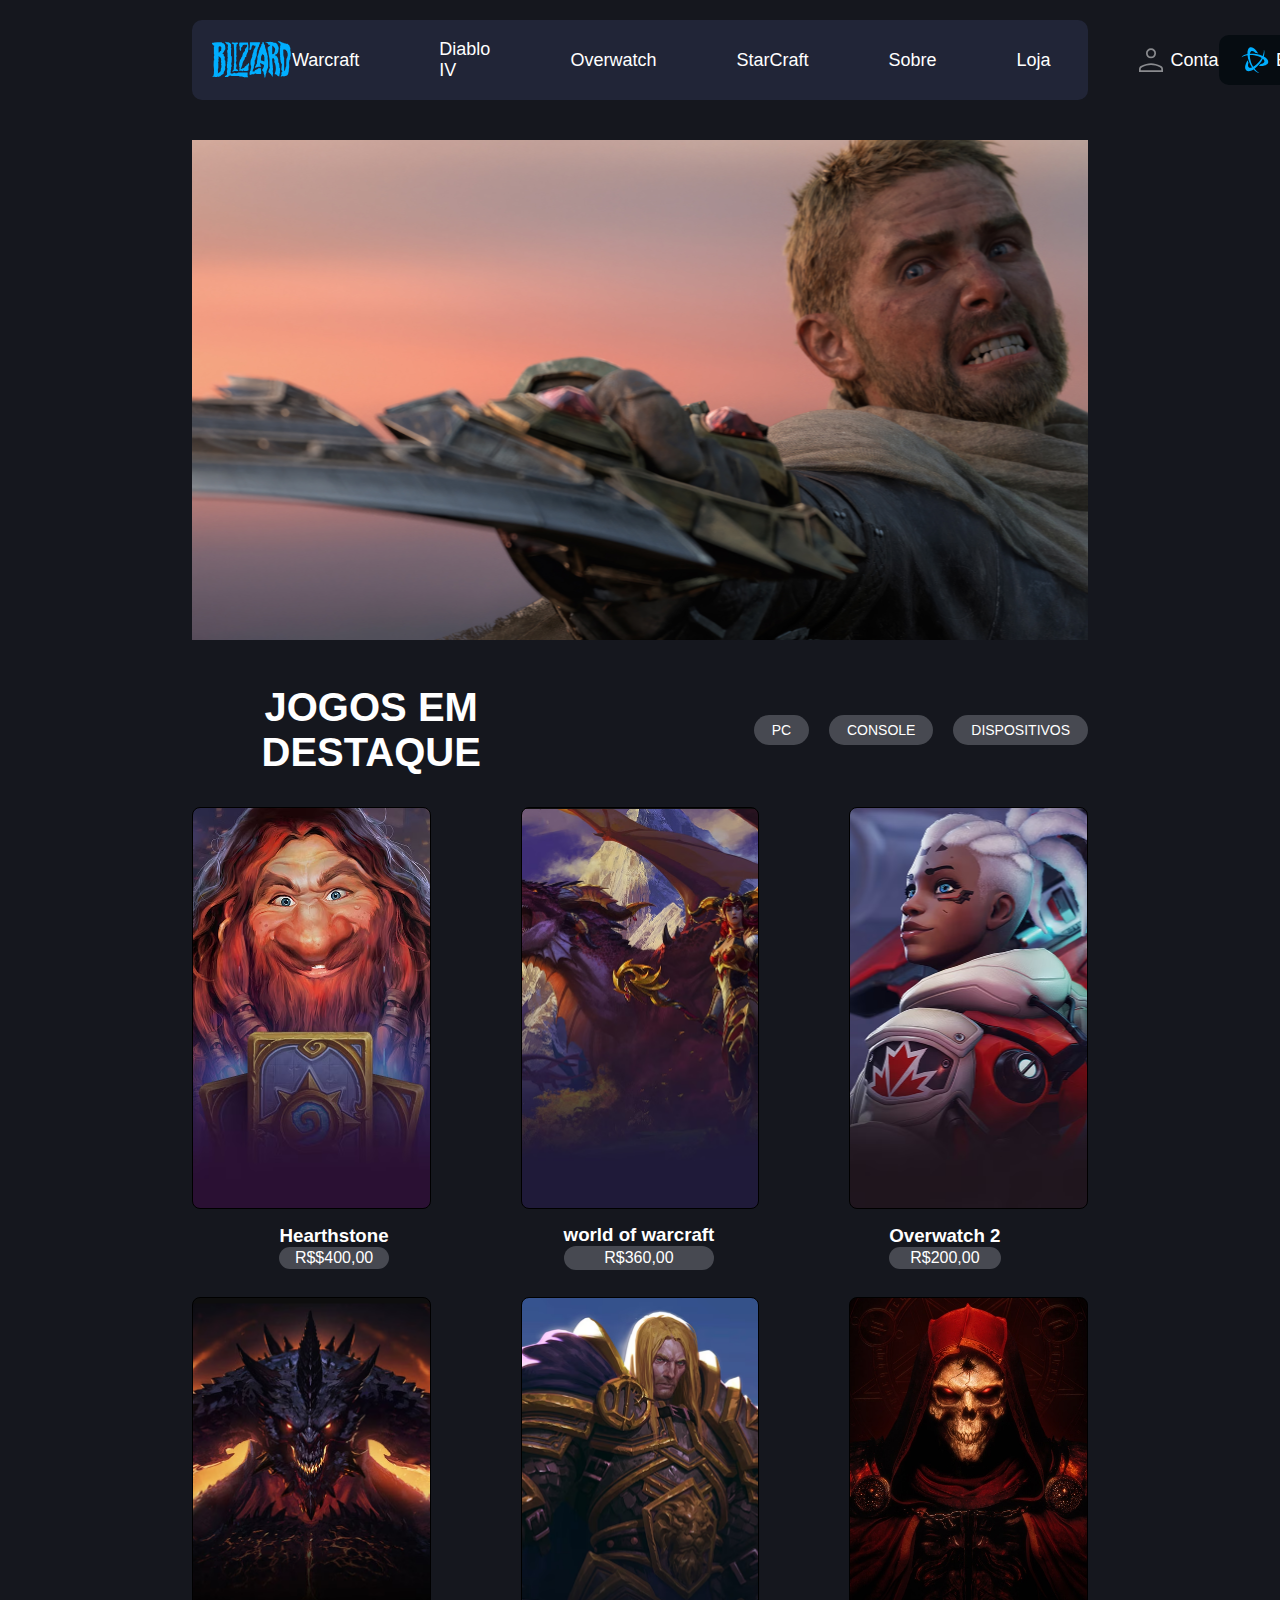
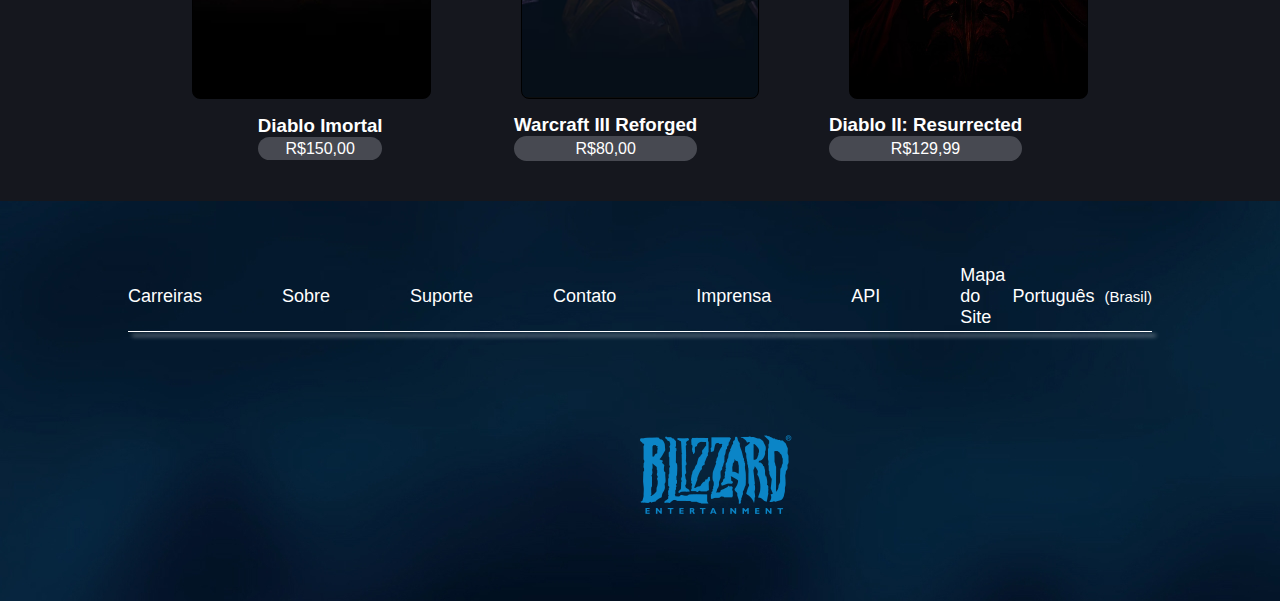
<file: index.html>
<!DOCTYPE html>
<html lang="pt-br">
<head>
    <meta charset="UTF-8">
    <meta http-equiv="X-UA-Compatible" content="IE=edge">
    <meta name="viewport" content="width=device-width, initial-scale=1.0">
    <link rel="stylesheet" href="geral.css">
    <link rel="stylesheet" href="/styles/index.css">
    <title>Blizzard Entreteriment</title>
</head>
<body>
    <header>
        <!-- Header com links de navegação, login e senha. -->
        <aside id="lado-esquerdo">
            <img id="logo-blizzard" src="./images/logo.svg" alt="">
        </aside>
        <ul>
            <li><a href="https://worldofwarcraft.blizzard.com/pt-br/" class="gameFonte">Warcraft</a></li>
            <li><a href="https://diablo4.blizzard.com/pt-br/" class="gameFonte">Diablo IV</a></li>
            <li><a href="https://overwatch.blizzard.com/pt-br/" class="gameFonte">Overwatch</a></li>
            <li><a href="https://starcraft2.blizzard.com/pt-br/" class="gameFonte">StarCraft</a></li>
            <li><a href="#" class="mudaFonte">Sobre</a></li>
            <li><a href="#" class="mudaFonte">Loja</a></li>
            <li><img src="/images/conta.svg"><a id="conta" href="./pages/login.html" class="mudaFonte">Conta</a></li>
        </ul>
        <aside id="lado-direito">
            <div id="content-button">
                <button id="button-donwload" type="submit"><img id="image-donwload" src="/images/logo2.svg" alt="Bot"><label id="text-button" class="mudaFonte">Baixe o Battle.net</label></button>
            </div>
        </aside>
    </header>
    <main>
        <!-- Corpo Principal da página, irá conter 3 itens para venda no carrossel -->
        <section class="banner"></section>
            <section id="games-box">
                <div id="toop-side-tittle">
                    <aside id="jogosEmDestaque">
                        <h1>JOGOS EM DESTAQUE</h1>
                    </aside>
                    <aside id="dispositivos">
                        <p>PC</p>
                        <p>CONSOLE</p>
                        <p>DISPOSITIVOS</p>
                    </aside>
                </div>
        <section class="container-box">
            <!-- 1° row cards -->
                <div class="box-card"id="card-01"></div>
                <div class="box-card"id="card-02"></div>
                <div class="box-card"id="card-03"></div>
        </section>
        <!-- Description cards -->
        <section id="container-text-description">
            <div class="text-description"><h3>Hearthstone</h3><p>R$$400,00</p></div>
            <div class="text-description"><h3>world of warcraft</h3><p>R$360,00</p></div>
            <div class="text-description"><h3>Overwatch 2</h3><p>R$200,00</p></div> 
        </section>
        <!-- 2° row cards -->
        <section class="container-box">
            <div class="box-card" id="card-04"></div>
            <div class="box-card" id="card-05"></div>
            <div class="box-card" id="card-06"></div>
        </section>
        <!-- Description cards -->
        <section id="container-text-description">
            <div class="text-description"><h3>Diablo Imortal</h3><p>R$150,00</p></div>
            <div class="text-description"><h3>Warcraft III Reforged</h3><p>R$80,00</p></div>
            <div class="text-description"><h3>Diablo II: Resurrected</h3><p>R$129,99</p></div>  
        </section>
    </section>
    </main>
    <footer>
        <section id="content-footer">
            <div id="top-text-footer">
                <nav>
                    <ul>
                        <li>Carreiras</li>
                        <li>Sobre</li>
                        <li>Suporte</li>
                        <li>Contato</li>
                        <li>Imprensa</li>
                        <li>API</li>
                        <li>Mapa do Site</li>
                    </ul>
                </nav>
                <aside id="idioma">
                    <a href="#" id="idioma">Português<span>(Brasil)</span></a>
                </aside>
            </div>
            <div id="row-footer"></div>
            <div id="mid-footer">
                <aside id="right-side-footer">

                </aside>
            </div>
        </section>
     </footer> 
</body>
</html>
</file>
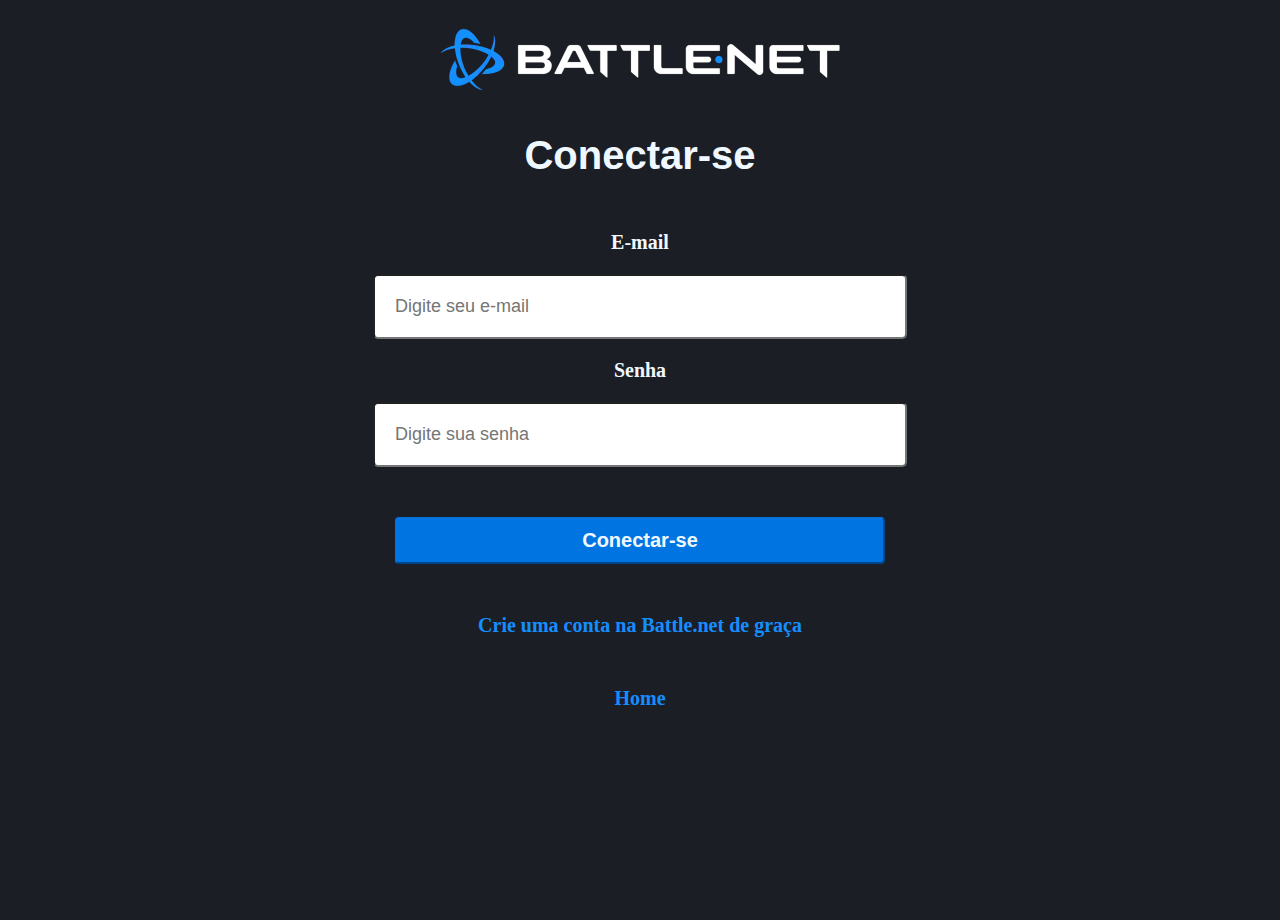
<file: pages/login.html>
<!DOCTYPE html>
<html lang="pt-br">
<head>
    <meta charset="UTF-8">
    <meta http-equiv="X-UA-Compatible" content="IE=edge">
    <meta name="viewport" content="width=device-width, initial-scale=1.0">
    <link rel="stylesheet" href="/styles/login.css">
    <title>Login</title>
</head>
<body>
    <main>
        
        <section id="container-form">
            <div id="banner-login">
                <img id="logo-login" src="/images/bannerLogin.png" alt="Banner login">
            </div>
            <form action="#" id="preencher-login">
                <h2>Conectar-se</h2>
                <label for="name">E-mail</label><input placeholder="Digite seu e-mail" type="text" name="User">
                <label for="password">Senha</label><input placeholder="Digite sua senha" type="password" name="password">
                <button type="submit"><label id="activate-cursor">Conectar-se</label></button>
                <a href="/pages/cadastro.html">Crie uma conta na Battle.net de graça</a>
                <a href="/index.html">Home</a>
            </form>
        </section>
    </main>
</body>
</html>
</file>
<file: geral.css>
*{
    margin: 0%;
    padding: 0%;
    font-family: 'Trebuchet MS', 'Lucida Sans Unicode', 'Lucida Grande', 'Lucida Sans', Arial, sans-serif;
    color: var(--corBranca);
}
:root{
    --corBranca:white;
    --corPreta:black;
    --corNavBar:#282d43cc;
    --corBackGroundNavBarButton:#060c11;
    --corBackGroundAll:#15171e;
    --corNavBar:#222639f2;
}
body{
    display: flex;
    flex-direction: column;
    background-color: var(--corBackGroundAll);
    align-items: center;
    justify-content: center;

}
/* INICIO HEADER */
header{
    display: flex;
    justify-content: space-between;
    border-radius: 10px;
    margin-top: 20px;
    width: 70%;
    height: 80px;
    background-color: var(--corNavBar);
}
#logo-blizzard{
    width: 80px;
    
}
ul{
gap: 80px;
display: flex;
align-items: center;
justify-content: center;
}
#user-image{
    display: flex;
    justify-content: center;
    align-items: center;
    text-align: center;
}
a,li{
    text-decoration: none;
    list-style-type: none;
}

#lado-esquerdo{
    display: flex;
    margin-left: 20px;
    align-items: center;
    justify-content: center;
}
nav{
    display: flex;
}
#lado-direito{
    margin-right:20px ;
    display: flex;
    align-items: center;
    justify-content: center;
}
#button-donwload{
    display: flex;
    align-items: center;
    justify-content: center;
    gap: 6px;
    background-color: var(--corBackGroundNavBarButton);
    border: none;
    width: 220px;
    height: 50px;
    border-radius: 10px;
}
#button-donwload:hover{
    background-color: #04003d;
}
a:hover{
    color: #ffffff50;
}
#image-donwload{
    width: 30px;
    
}
.gameFonte,.mudaFonte{
    font-size:18px;
}
#alinha-icone{
    display: flex;
   justify-content: center;
   align-items: center;
}
/* FIM HEADER */

/* INICIO FOOTER */
footer{
    margin-top:40px;
    background-image: url(./images/Desktop_Blizz_Footer.jpg);
    display: flex;
    justify-content: center;
    align-items: center;
    flex-direction: column;
    width: 100%;
    height: 400px;
    background-color:aqua;
}
#content-footer{
    display: block;
    width: 80%;
    height: 80%;
    background-color: rgba(255, 0, 0, 0);
}
#top-text-footer{
    display: flex;
    justify-content: space-between;
    font-size: 18px;
    margin-top: 20px;
    width: 100%;
    height: 70px;
    background-color: rgba(0, 0, 255, 0);
}
#idioma{
    display: flex;
    justify-content: center;
    align-items: center;
}
span{
    font-size: 15px;
    margin-left: 10px;
}
nav{
    display: flex;
}
ul,li{
    display: flex;
    justify-content: center;
    align-items: center;
}

li:hover{
    color:#ffffff50; 
    cursor: pointer;

}
#row-footer{
    display:flex;
    width: 100%;
    height: 1px;
    box-shadow: 4px 4px 4px white;
    background-color: rgb(255, 255, 255);
}
#mid-footer{
    margin-top: 20px;
    width: 100%;
    height: 100px;
}
#right-side-footer{
    width:100%;
    height: 100px;
    margin-left: 50%;
    margin-top: 10%;
    background-color:transparent;
    background-image: url(./images/blizz_blue_logo.png);
    background-repeat: no-repeat;
    background-color: rgba(250, 235, 215, 0);
}

/* FIM FOOTER */
</file>
<file: styles/index.css>
/* INICIO MAIN */
main{
    margin-top: 40px;
    width: 70%;
    background-color: rgba(0, 0, 0, 0);
}
.banner{
   width: 100%;
   height: 500px;
   background-image: url(/images/banner.svg);
   background-repeat: no-repeat;
   background-position: center;
   background-size: cover;
   
}
#toop-side-tittle{
    display: flex;
    justify-content: space-between;
    margin-top: 40px;
    width: 100%;
    height: 100px;
    background-color:var(--corBackGroundAll);
}
 #jogosEmDestaque{
    display: flex;
    justify-content: flex-start;
    align-items: center;
    width: 40%;
    height: 100px;
    background-color: var(--corBackGroundAll);
 }
 #jogosEmDestaque h1{
    font-size: 40px;
 }
 #dispositivos{
    display: flex;
    justify-content: flex-end;
    align-items: center;
    gap: 20px;
    width: 40%;
    height: 100px;
    font-size: 14px;
    background-color:var(--corBackGroundAll);
    
 }
 p{
    display: flex;
    align-items:center;
    justify-content: center;
    text-align: center;
    padding:2% 5%;
    background-color: rgba(240, 248, 255, 0.226);
    border-radius: 20px;
 }
 #dispositivos p:hover{
    cursor: pointer;
    background-color: rgba(255, 255, 255, 0.541);
 }
 /* CONTAINER BOX */
 
/* INSERINDO IMAGENS */
#card-01{

    background-image:url(/images/bannerHearth.png) ;
    background-position: top;
    background-repeat: no-repeat;
    background-size: cover;
}
#card-02{
    background-image:url(/images/banner-warcraft.png) ;
    background-position:center;
    background-repeat: no-repeat;
    background-size: cover;
}

#card-03{
    background-image: url(/images/overwatch2-banner.png);
    background-position:center;
    background-repeat: no-repeat;
    background-size: cover;

}

#card-04{
    background-image: url(/images/diabloIv-banner.png);
    background-position:center;
    background-repeat: no-repeat;
    background-size: cover;
}
#card-05{
    background-image: url(/images/warcraftReforgetbanner.png);
    background-position:center;
    background-repeat: no-repeat;
    background-size: cover;
}
#card-06{
    background-image: url(/images/diabloIIRessurrected.png);
    background-position:center;
    background-repeat: no-repeat;
    background-size: cover;
}

/* FINALIZANDO IMAGENS */
.container-box{
    width: 100%;
    display: flex;
    justify-content: center;
    align-items: center;
    gap: 10%;
 }
 .box-card{
    display: flex;
    margin-top: 3%;
    width: 300px;
    height: 400px;
    border-radius: 8px;
    border: solid 1px black;
}
#container-text-description{
    display: flex;
    justify-content: space-around;
    align-items: center;
    text-align: center;
    width: 100%;
    margin-top:15px;
    background-color:var(--corBackGroundAll);
}
.text-description{
flex-direction:column;
}
#games-box{
    width: 100%;
    display: flex;
    flex-direction: column;
    text-align: center;
    justify-content: center;
}


 /* FIM CONTAINER BOX */
/* FIM MAIN */
</file>
<file: styles/login.css>
body{
   font-family: "Noto Sans", "Georgia", "Times New Roman", "Times", "Segoe UI Symbol", "Segoe MDL2 Assets", sans-serif;;
   display: flex;
   height: 100vh;
   margin: 0%;
   padding: 0%;
   background-color:#1c1e26;

}
main{
    display: flex;
    justify-content: center;
    align-items: center top;
    margin-top: 20px;
    width: 100%;
    height:100%;
    background-color:#1c1e26;
}
#container{
    display: flex;
    justify-content: center;
    align-items: center;
    width: 100%;
    height: 80px;
}

#container-form{
    width: 700px;
    height: 800px;
   
}
#banner-login{
    display: flex;
    justify-content: center;
    align-items: center;
    height: 80px;
    width: 100%;
    
    background-repeat: no-repeat;
}
#preencher-login{
    display: flex;
    align-items: center;
    flex-direction: column;
  
}
#preencher-login input{
    font-size: 18px;
    border-radius: 5px;
    padding: 20px;
    width: 70%;
    color: rgb(0, 0, 0);
}
#preencher-login label{
    font-weight: bold;
    color: aliceblue;
    font-size: 20px;
    padding: 20px;
}
#preencher-login h2{
    font-weight: bold;
    color: aliceblue;
    font-size: 40px;
}
#preencher-login button{
    border-radius: 4px;
    margin-top: 50px;
    padding: 10px;
    width: 70%;
    border-color:#0074e0;
    background-color: #0074e0;
    cursor: pointer;
}
#preencher-login #activate-cursor:hover{
    cursor: pointer;
}
a{
    font-size: 20px;
    font-weight: 700;
    margin-top:50px; 
    text-decoration: none;
    cursor: pointer;
    color:#148eff;
}
button:hover{
    cursor: pointer;
    border: solid 2px #ff0000;
}
a:hover{
  border-bottom: solid 1px #148eff;
}
h2{
    font-family: Verdana, Geneva, Tahoma, sans-serif;
}
</file>
